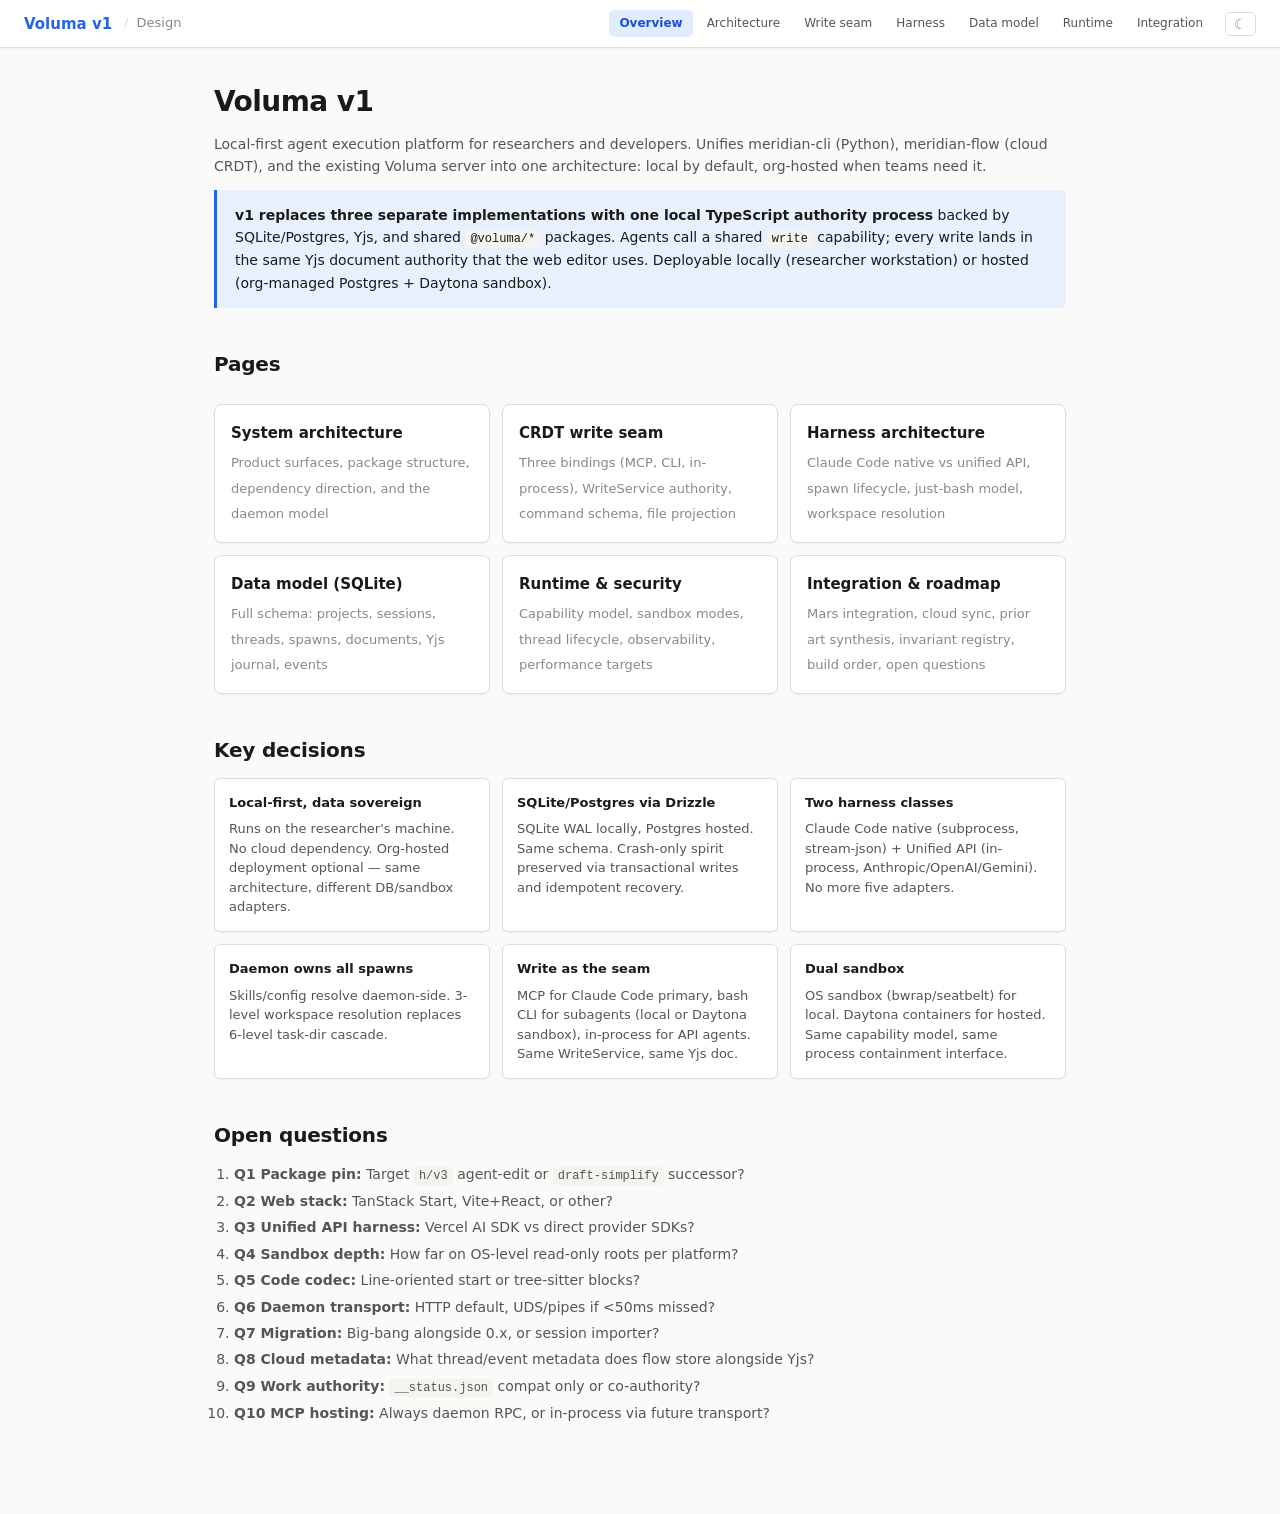
<file: work/meridian-rewrite-design/site/index.html>
<!DOCTYPE html>
<html lang="en">
<head>
<meta charset="utf-8">
<meta name="viewport" content="width=device-width, initial-scale=1">
<title>Voluma v1 — Design</title>
<link rel="stylesheet" href="shared.css">
<script src="shared.js"></script>
</head>
<body>

<header class="topbar">
  <a href="index.html" class="topbar-title">Voluma v1</a>
  <span class="topbar-crumb">Design</span>
  <span class="topbar-spacer"></span>
  <nav class="topbar-nav">
    <a href="index.html">Overview</a>
    <a href="architecture.html">Architecture</a>
    <a href="write-seam.html">Write seam</a>
    <a href="harness.html">Harness</a>
    <a href="data-model.html">Data model</a>
    <a href="runtime.html">Runtime</a>
    <a href="integration.html">Integration</a>
  </nav>
  <button class="theme-toggle" onclick="toggleTheme()">&#9790;</button>
</header>

<div class="content">
  <h1>Voluma v1</h1>
  <p>Local-first agent execution platform for researchers and developers. Unifies meridian-cli (Python), meridian-flow (cloud CRDT), and the existing Voluma server into one architecture: local by default, org-hosted when teams need it.</p>

  <div class="callout">
    <strong>v1 replaces three separate implementations with one local TypeScript authority process</strong> backed by SQLite/Postgres, Yjs, and shared <code>@voluma/*</code> packages. Agents call a shared <code>write</code> capability; every write lands in the same Yjs document authority that the web editor uses. Deployable locally (researcher workstation) or hosted (org-managed Postgres + Daytona sandbox).
  </div>

  <h2>Pages</h2>
  <nav class="page-map">
    <a href="architecture.html">
      <strong>System architecture</strong>
      <span>Product surfaces, package structure, dependency direction, and the daemon model</span>
    </a>
    <a href="write-seam.html">
      <strong>CRDT write seam</strong>
      <span>Three bindings (MCP, CLI, in-process), WriteService authority, command schema, file projection</span>
    </a>
    <a href="harness.html">
      <strong>Harness architecture</strong>
      <span>Claude Code native vs unified API, spawn lifecycle, just-bash model, workspace resolution</span>
    </a>
    <a href="data-model.html">
      <strong>Data model (SQLite)</strong>
      <span>Full schema: projects, sessions, threads, spawns, documents, Yjs journal, events</span>
    </a>
    <a href="runtime.html">
      <strong>Runtime &amp; security</strong>
      <span>Capability model, sandbox modes, thread lifecycle, observability, performance targets</span>
    </a>
    <a href="integration.html">
      <strong>Integration &amp; roadmap</strong>
      <span>Mars integration, cloud sync, prior art synthesis, invariant registry, build order, open questions</span>
    </a>
  </nav>

  <h2>Key decisions</h2>
  <div class="card-grid">
    <div class="card">
      <div class="card-title">Local-first, data sovereign</div>
      <div class="card-body">Runs on the researcher's machine. No cloud dependency. Org-hosted deployment optional — same architecture, different DB/sandbox adapters.</div>
    </div>
    <div class="card">
      <div class="card-title">SQLite/Postgres via Drizzle</div>
      <div class="card-body">SQLite WAL locally, Postgres hosted. Same schema. Crash-only spirit preserved via transactional writes and idempotent recovery.</div>
    </div>
    <div class="card">
      <div class="card-title">Two harness classes</div>
      <div class="card-body">Claude Code native (subprocess, stream-json) + Unified API (in-process, Anthropic/OpenAI/Gemini). No more five adapters.</div>
    </div>
    <div class="card">
      <div class="card-title">Daemon owns all spawns</div>
      <div class="card-body">Skills/config resolve daemon-side. 3-level workspace resolution replaces 6-level task-dir cascade.</div>
    </div>
    <div class="card">
      <div class="card-title">Write as the seam</div>
      <div class="card-body">MCP for Claude Code primary, bash CLI for subagents (local or Daytona sandbox), in-process for API agents. Same WriteService, same Yjs doc.</div>
    </div>
    <div class="card">
      <div class="card-title">Dual sandbox</div>
      <div class="card-body">OS sandbox (bwrap/seatbelt) for local. Daytona containers for hosted. Same capability model, same process containment interface.</div>
    </div>
  </div>

  <h2>Open questions</h2>
  <ol style="font-size:13px;color:var(--text-secondary)">
    <li><strong>Q1 Package pin:</strong> Target <code>h/v3</code> agent-edit or <code>draft-simplify</code> successor?</li>
    <li><strong>Q2 Web stack:</strong> TanStack Start, Vite+React, or other?</li>
    <li><strong>Q3 Unified API harness:</strong> Vercel AI SDK vs direct provider SDKs?</li>
    <li><strong>Q4 Sandbox depth:</strong> How far on OS-level read-only roots per platform?</li>
    <li><strong>Q5 Code codec:</strong> Line-oriented start or tree-sitter blocks?</li>
    <li><strong>Q6 Daemon transport:</strong> HTTP default, UDS/pipes if &lt;50ms missed?</li>
    <li><strong>Q7 Migration:</strong> Big-bang alongside 0.x, or session importer?</li>
    <li><strong>Q8 Cloud metadata:</strong> What thread/event metadata does flow store alongside Yjs?</li>
    <li><strong>Q9 Work authority:</strong> <code>__status.json</code> compat only or co-authority?</li>
    <li><strong>Q10 MCP hosting:</strong> Always daemon RPC, or in-process via future transport?</li>
  </ol>
</div>

</body>
</html>
</file>
<file: work/meridian-rewrite-design/site/shared.css>
/* Voluma v1 design — shared styles */

:root {
  --bg: #fafaf8;
  --bg-surface: #ffffff;
  --bg-code: #f4f3f0;
  --bg-accent: #e8f0fe;
  --text: #1a1a1a;
  --text-secondary: #555;
  --text-muted: #888;
  --accent: #2563eb;
  --accent-dim: #4b83ed;
  --border: #e0ddd8;
  --border-light: #eae8e4;
  --tag-bg: #e0edff;
  --tag-text: #1d4ed8;
  --carry-bg: #e6f4ea;
  --carry-text: #137333;
  --redesign-bg: #fff3e0;
  --redesign-text: #b45309;
  --break-bg: #fce8e6;
  --break-text: #c5221f;
  --nav-bg: #f5f4f2;
  --nav-hover: #eae8e4;
  --shadow-sm: 0 1px 2px rgba(0,0,0,.05);
  --shadow-md: 0 2px 8px rgba(0,0,0,.08);
  --mono: 'JetBrains Mono', 'Fira Code', ui-monospace, monospace;
  --body: 'Inter', system-ui, -apple-system, sans-serif;
}

.dark {
  --bg: #111113;
  --bg-surface: #1a1a1e;
  --bg-code: #1e1e22;
  --bg-accent: #1a2744;
  --text: #e4e4e4;
  --text-secondary: #aaa;
  --text-muted: #666;
  --accent: #6ea8fe;
  --accent-dim: #5b8fdf;
  --border: #2a2a2e;
  --border-light: #222226;
  --tag-bg: #1a2744;
  --tag-text: #6ea8fe;
  --carry-bg: #1a2e1a;
  --carry-text: #6bc76b;
  --redesign-bg: #2e2318;
  --redesign-text: #f0a040;
  --break-bg: #2e1a1a;
  --break-text: #f06060;
  --nav-bg: #18181c;
  --nav-hover: #222226;
  --shadow-sm: 0 1px 2px rgba(0,0,0,.2);
  --shadow-md: 0 2px 8px rgba(0,0,0,.3);
}

*, *::before, *::after { box-sizing: border-box; margin: 0; padding: 0; }

body {
  font-family: var(--body);
  background: var(--bg);
  color: var(--text);
  line-height: 1.6;
  -webkit-font-smoothing: antialiased;
}

/* Top nav bar */
.topbar {
  position: sticky;
  top: 0;
  z-index: 100;
  display: flex;
  align-items: center;
  gap: 12px;
  padding: 10px 24px;
  background: var(--bg-surface);
  border-bottom: 1px solid var(--border);
  box-shadow: var(--shadow-sm);
}

.topbar-title {
  font-weight: 700;
  font-size: 15px;
  color: var(--accent);
  text-decoration: none;
}

.topbar-crumb {
  color: var(--text-muted);
  font-size: 13px;
}

.topbar-crumb::before {
  content: '/';
  margin-right: 8px;
  color: var(--border);
}

.topbar-spacer { flex: 1; }

.topbar-nav {
  display: flex;
  gap: 4px;
}

.topbar-nav a {
  padding: 4px 10px;
  border-radius: 5px;
  font-size: 12px;
  color: var(--text-secondary);
  text-decoration: none;
  transition: background 0.15s;
}

.topbar-nav a:hover { background: var(--nav-hover); }
.topbar-nav a.active {
  background: var(--tag-bg);
  color: var(--tag-text);
  font-weight: 600;
}

.theme-toggle {
  background: none;
  border: 1px solid var(--border);
  border-radius: 5px;
  padding: 4px 8px;
  cursor: pointer;
  font-size: 14px;
  line-height: 1;
  color: var(--text-muted);
}
.theme-toggle:hover { background: var(--nav-hover); }

/* Content container */
.content {
  max-width: 900px;
  margin: 0 auto;
  padding: 32px 24px 80px;
}

/* Typography */
h1 {
  font-size: 28px;
  font-weight: 800;
  letter-spacing: -0.02em;
  margin-bottom: 8px;
  color: var(--text);
  text-wrap: balance;
}

h2 {
  font-size: 20px;
  font-weight: 700;
  letter-spacing: -0.01em;
  margin: 40px 0 12px;
  color: var(--text);
  text-wrap: balance;
}

h3 {
  font-size: 15px;
  font-weight: 600;
  margin: 28px 0 8px;
  color: var(--text-secondary);
}

p, li { font-size: 14px; color: var(--text-secondary); }
p { margin-bottom: 12px; }
ul, ol { padding-left: 20px; margin-bottom: 12px; }
li { margin-bottom: 4px; }

a { color: var(--accent); text-decoration: none; }
a:hover { text-decoration: underline; }

code {
  font-family: var(--mono);
  font-size: 12px;
  background: var(--bg-code);
  padding: 2px 5px;
  border-radius: 3px;
}

pre {
  background: var(--bg-code);
  border: 1px solid var(--border-light);
  border-radius: 6px;
  padding: 14px 16px;
  overflow-x: auto;
  margin-bottom: 16px;
  font-size: 12px;
  line-height: 1.5;
}

pre code {
  background: none;
  padding: 0;
}

/* Tables */
.table-wrap {
  overflow-x: auto;
  margin-bottom: 18px;
  border: 1px solid var(--border);
  border-radius: 6px;
}

table {
  width: 100%;
  border-collapse: collapse;
  font-size: 13px;
}

th {
  background: var(--bg-code);
  font-weight: 600;
  text-align: left;
  padding: 8px 12px;
  border-bottom: 1px solid var(--border);
  color: var(--text);
  font-size: 12px;
  text-transform: uppercase;
  letter-spacing: 0.04em;
}

td {
  padding: 8px 12px;
  border-bottom: 1px solid var(--border-light);
  color: var(--text-secondary);
  vertical-align: top;
}

tr:last-child td { border-bottom: none; }
tr:hover td { background: var(--bg-code); }

/* Cards */
.card-grid {
  display: grid;
  grid-template-columns: repeat(auto-fit, minmax(220px, 1fr));
  gap: 12px;
  margin-bottom: 18px;
}

.card {
  background: var(--bg-surface);
  border: 1px solid var(--border);
  border-radius: 6px;
  padding: 14px;
  box-shadow: var(--shadow-sm);
}

.card-title {
  font-weight: 600;
  font-size: 13px;
  margin-bottom: 6px;
  color: var(--text);
}

.card-body {
  font-size: 13px;
  color: var(--text-secondary);
  line-height: 1.5;
}

/* Tags */
.tag {
  display: inline-block;
  font-size: 11px;
  font-weight: 600;
  padding: 2px 7px;
  border-radius: 4px;
  letter-spacing: 0.02em;
}

.tag-carry { background: var(--carry-bg); color: var(--carry-text); }
.tag-redesign { background: var(--redesign-bg); color: var(--redesign-text); }
.tag-break { background: var(--break-bg); color: var(--break-text); }

/* Callout */
.callout {
  background: var(--bg-accent);
  border-left: 3px solid var(--accent);
  border-radius: 0 6px 6px 0;
  padding: 14px 18px;
  margin: 0 0 18px;
  font-size: 14px;
}

/* Details */
details {
  background: var(--bg-surface);
  border: 1px solid var(--border);
  border-radius: 6px;
  margin-bottom: 8px;
  box-shadow: var(--shadow-sm);
}

summary {
  padding: 10px 14px;
  cursor: pointer;
  font-weight: 600;
  font-size: 13px;
  color: var(--text);
}

summary:hover { background: var(--bg-code); }

.detail-body {
  padding: 0 14px 14px;
  font-size: 13px;
}

/* Mermaid diagrams */
.mermaid {
  background: var(--bg-surface);
  border: 1px solid var(--border);
  border-radius: 8px;
  padding: 24px 20px;
  margin: 0 0 18px;
  overflow-x: auto;
  box-shadow: var(--shadow-sm);
}

.mermaid svg {
  display: block;
  margin: 0 auto;
  max-width: 100%;
  height: auto;
}

/* Page map (index page) */
.page-map {
  display: grid;
  grid-template-columns: repeat(auto-fit, minmax(260px, 1fr));
  gap: 12px;
  margin: 24px 0;
}

.page-map a {
  display: block;
  padding: 16px;
  background: var(--bg-surface);
  border: 1px solid var(--border);
  border-radius: 8px;
  text-decoration: none;
  transition: border-color 0.15s, box-shadow 0.15s;
  box-shadow: var(--shadow-sm);
}

.page-map a:hover {
  border-color: var(--accent);
  box-shadow: var(--shadow-md);
  text-decoration: none;
}

.page-map a strong {
  display: block;
  font-size: 15px;
  color: var(--text);
  margin-bottom: 4px;
}

.page-map a span {
  font-size: 13px;
  color: var(--text-muted);
}

/* Schema table (data model page) */
.schema-table {
  width: 100%;
  border-collapse: collapse;
  font-size: 12px;
  font-family: var(--mono);
  margin-bottom: 18px;
}

.schema-table th {
  font-family: var(--body);
  font-size: 11px;
}

.schema-table td.col-name { font-weight: 600; color: var(--accent); white-space: nowrap; }
.schema-table td.col-type { color: var(--text-muted); white-space: nowrap; }
.schema-table td.col-note { font-family: var(--body); font-size: 12px; color: var(--text-secondary); }

.schema-group-header {
  background: var(--bg-accent);
  padding: 10px 14px;
  font-weight: 700;
  font-size: 14px;
  color: var(--text);
  border-bottom: 2px solid var(--accent);
  margin-top: 24px;
  border-radius: 6px 6px 0 0;
}

.schema-group {
  border: 1px solid var(--border);
  border-radius: 6px;
  margin-bottom: 16px;
  overflow: hidden;
}

/* Prior art cards */
.prior-art-grid {
  display: grid;
  grid-template-columns: repeat(auto-fit, minmax(200px, 1fr));
  gap: 12px;
  margin-bottom: 18px;
}

.prior-art-card {
  background: var(--bg-surface);
  border: 1px solid var(--border);
  border-radius: 6px;
  padding: 14px;
  box-shadow: var(--shadow-sm);
}

.prior-art-card .name {
  font-weight: 700;
  font-size: 14px;
  color: var(--accent);
  margin-bottom: 6px;
}

.prior-art-card .insight {
  font-size: 12px;
  color: var(--text-secondary);
  line-height: 1.5;
}

/* Responsive */
@media (max-width: 640px) {
  .topbar-nav { display: none; }
  .content { padding: 20px 16px 60px; }
  h1 { font-size: 22px; }
  h2 { font-size: 18px; }
}
</file>
